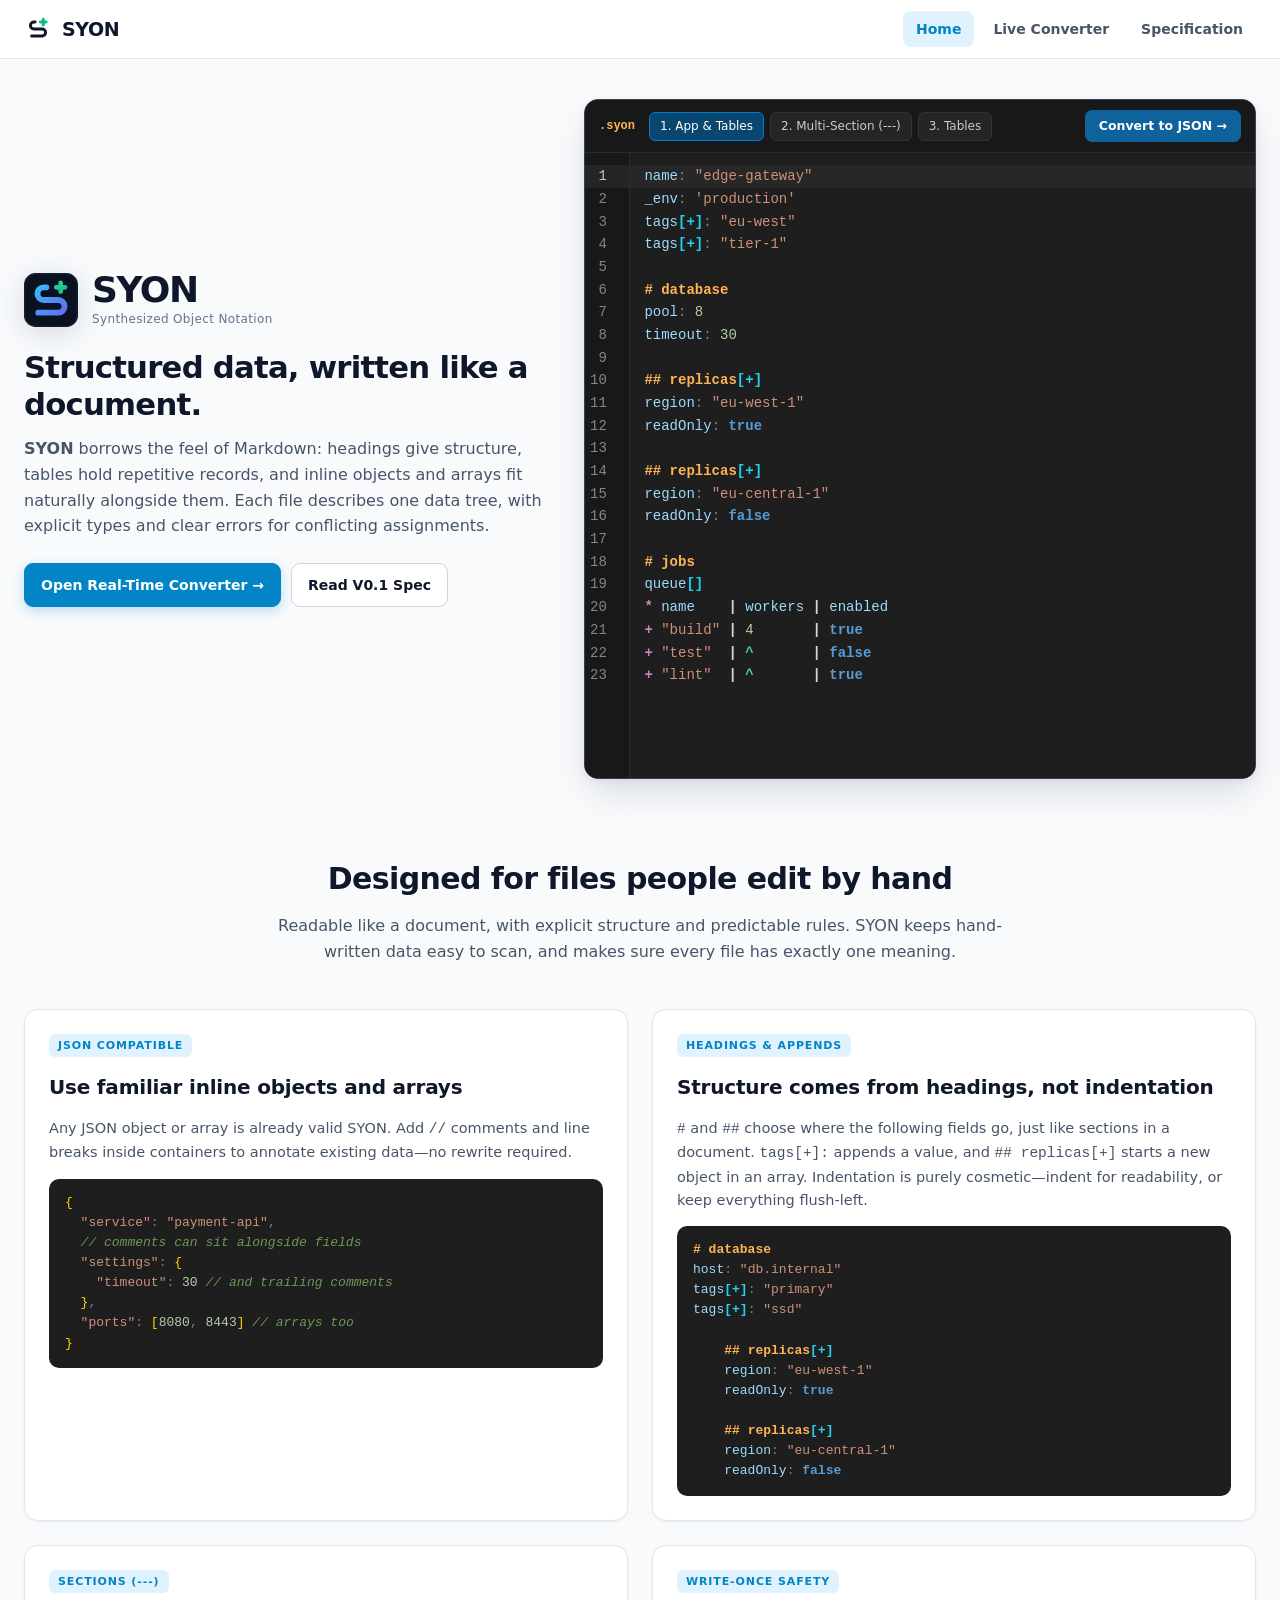
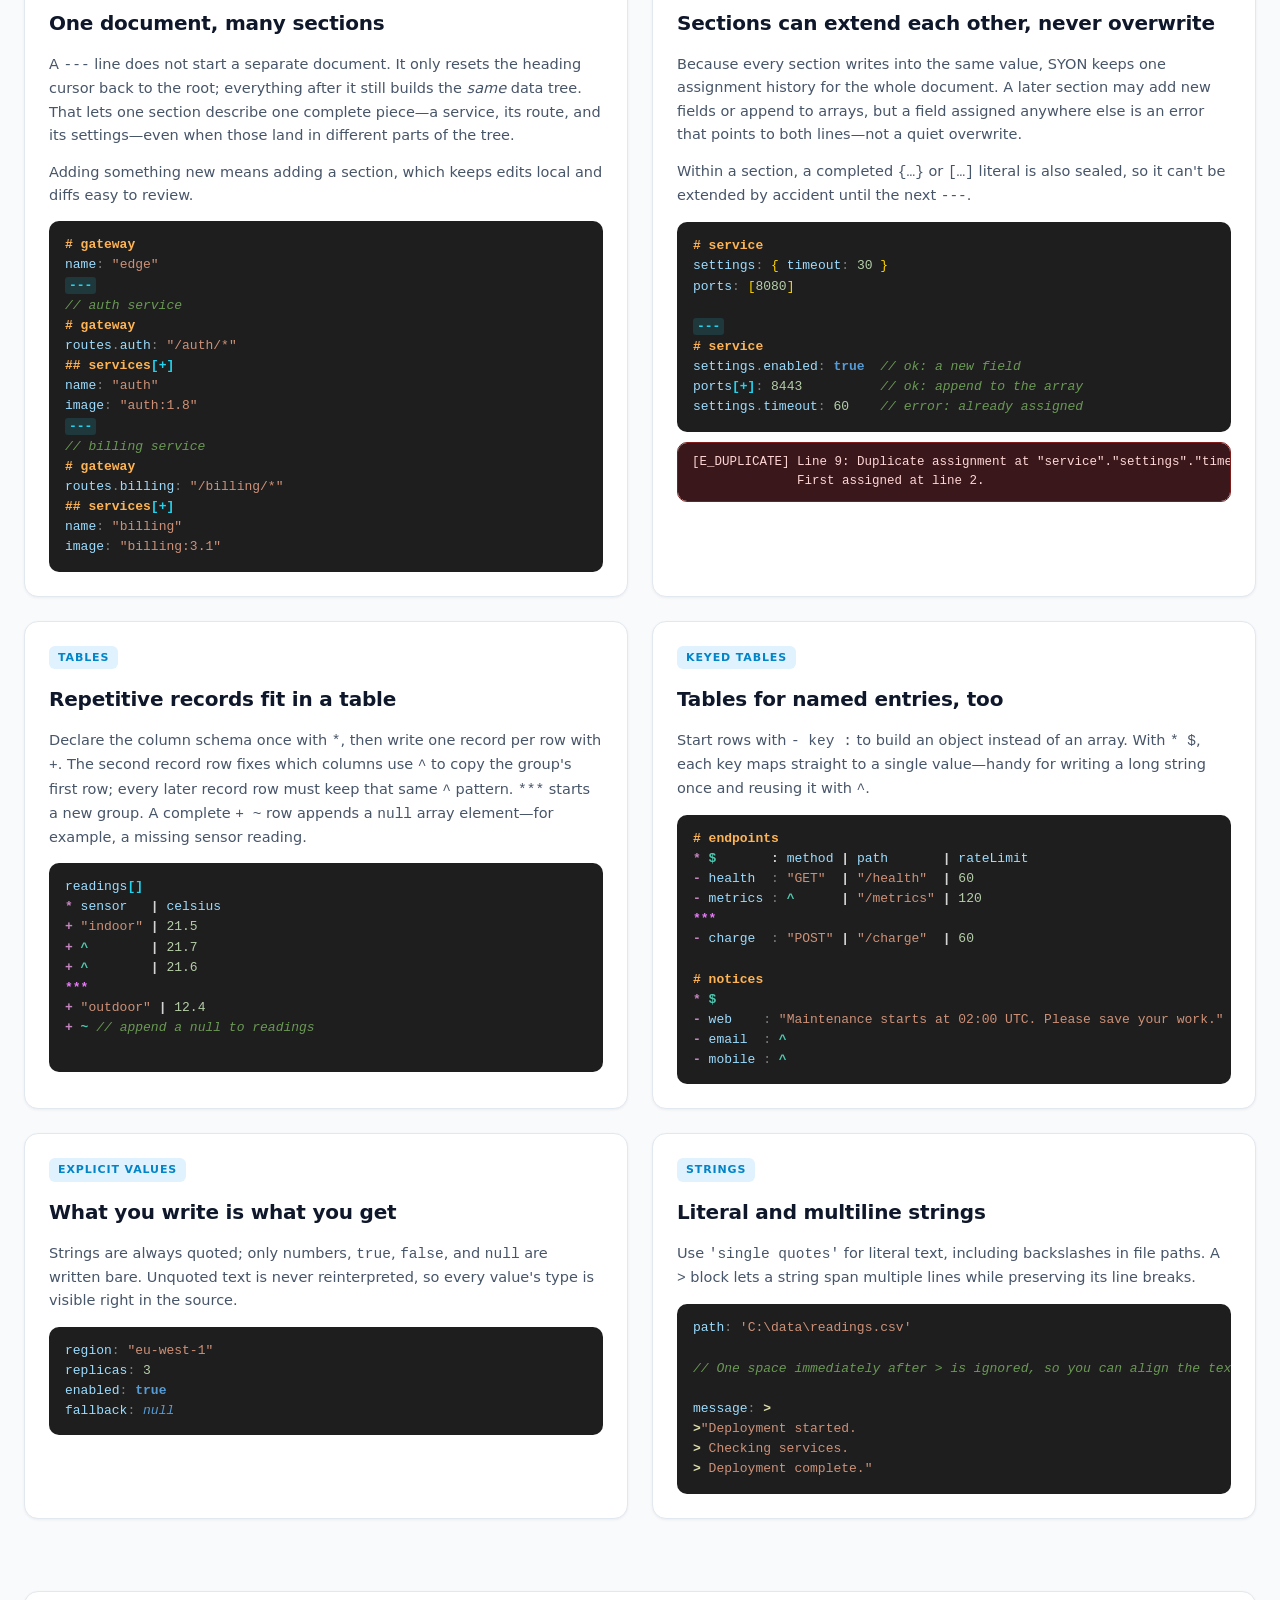
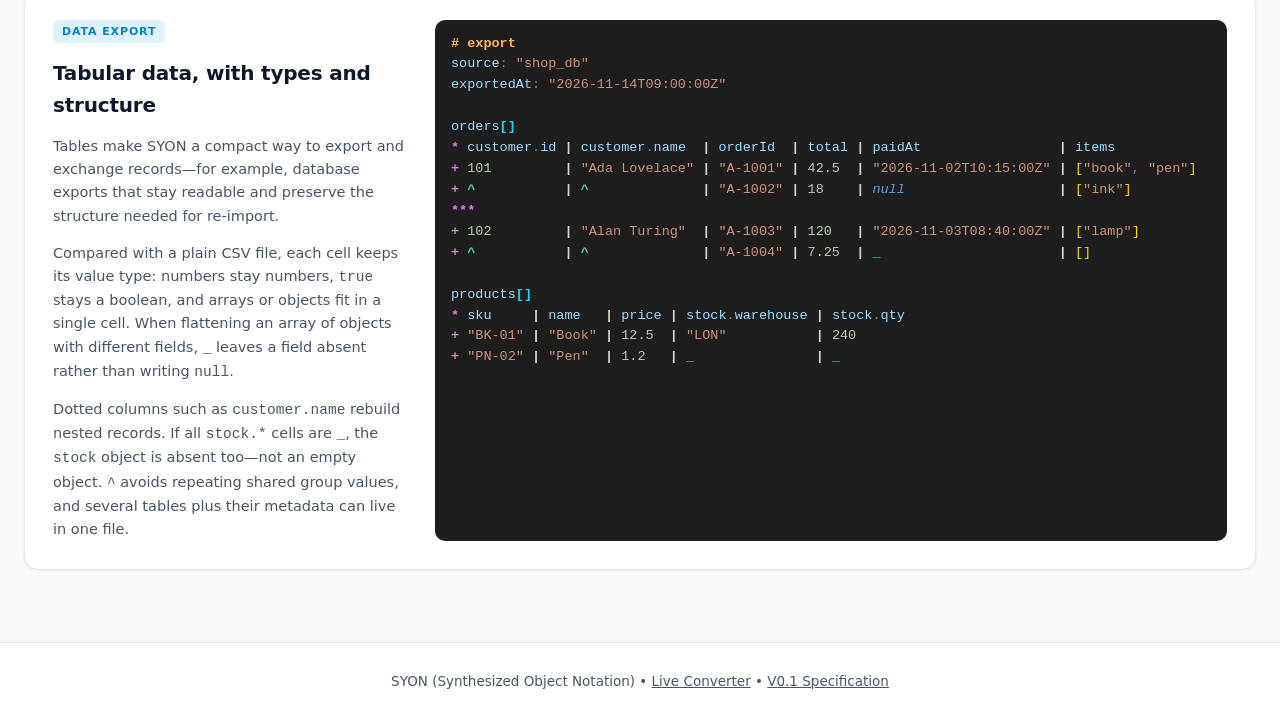
<file: index.html>
<!doctype html>
<html lang="en">
<head>
  <meta charset="utf-8">
  <meta name="viewport" content="width=device-width, initial-scale=1">
  <title>SYON — Synthesized Object Notation</title>
  <link rel="stylesheet" href="site-header.css">
  <style>
    :root {
      --bg: #f8fafc;
      --surface: #ffffff;
      --surface-alt: #f1f5f9;
      --border: #e2e8f0;
      --border-strong: #cbd5e1;
      --text: #0f172a;
      --text-muted: #475569;
      --primary: #0284c7;
      --primary-hover: #0369a1;
      --primary-soft: #e0f2fe;
      --code-bg: #1e1e1e;
      --code-header: #181818;
      --code-border: #2b2b2b;
      --shadow-sm: 0 1px 3px rgba(15, 23, 42, 0.06);
      --shadow-md: 0 16px 38px -6px rgba(15, 23, 42, 0.14), 0 4px 12px -2px rgba(15, 23, 42, 0.06);
      --page-max: 1600px;
    }

    * { box-sizing: border-box; }

    body {
      margin: 0;
      background: var(--bg);
      color: var(--text);
      font-family: ui-sans-serif, system-ui, -apple-system, "Segoe UI", Roboto, sans-serif;
      line-height: 1.6;
    }

    /* Top Split Hero + Editor Section */
    .hero-split {
      max-width: var(--page-max);
      margin: 0 auto;
      padding: 40px 24px 64px;
      display: grid;
      grid-template-columns: 520px minmax(0, 1fr);
      gap: 40px;
      align-items: center;
    }

    .hero-left {
      display: flex;
      flex-direction: column;
      align-items: flex-start;
    }

    .hero-brand-lockup {
      display: flex;
      align-items: center;
      gap: 14px;
      margin-bottom: 20px;
    }

    .hero-brand-lockup img {
      width: 54px;
      height: 54px;
      flex: 0 0 auto;
      filter: drop-shadow(0 6px 14px rgba(15, 23, 42, 0.14));
    }

    .hero-brand-text {
      display: flex;
      flex-direction: column;
      gap: 2px;
    }

    .hero-acronym {
      font-size: 36px;
      font-weight: 900;
      letter-spacing: -0.04em;
      color: #0f172a;
      line-height: 1;
    }

    .hero-fullname {
      font-size: 12px;
      font-weight: 500;
      color: #64748b;
      letter-spacing: 0.03em;
    }

    .hero-left h1 {
      margin: 0 0 14px;
      font-size: clamp(28px, 2.4vw, 36px);
      line-height: 1.2;
      letter-spacing: -0.025em;
      color: #0f172a;
    }

    .hero-left p.lead {
      margin: 0 0 24px;
      font-size: 16px;
      color: var(--text-muted);
    }

    .hero-actions {
      display: flex;
      flex-wrap: wrap;
      gap: 10px;
    }

    .btn {
      display: inline-flex;
      align-items: center;
      gap: 8px;
      font: inherit;
      font-size: 14px;
      font-weight: 600;
      padding: 10px 16px;
      border-radius: 9px;
      border: 1px solid var(--border-strong);
      background: var(--surface);
      color: var(--text);
      text-decoration: none;
      cursor: pointer;
      transition: all 120ms ease;
    }

    .btn:hover {
      background: var(--surface-alt);
      border-color: #94a3b8;
    }

    .btn-primary {
      background: var(--primary);
      border-color: var(--primary);
      color: #ffffff;
      box-shadow: 0 4px 12px rgba(2, 132, 199, 0.25);
    }

    .btn-primary:hover {
      background: var(--primary-hover);
      border-color: var(--primary-hover);
    }

    /* Interactive Showcase Card (Single Box switching between .syon and .json) */
    .showcase-card {
      background: var(--code-bg);
      border: 1px solid #334155;
      border-radius: 14px;
      box-shadow: var(--shadow-md);
      overflow: hidden;
      color: #d4d4d4;
      display: flex;
      flex-direction: column;
      height: 680px;
      transition: background-color 160ms ease, border-color 160ms ease;
    }

    .showcase-card.json-mode {
      background: #111923;
      border-color: #0284c7;
    }

    .showcase-toolbar {
      display: flex;
      align-items: center;
      flex-wrap: wrap;
      gap: 8px;
      padding: 10px 14px;
      background: var(--code-header);
      border-bottom: 1px solid var(--code-border);
      transition: background-color 160ms ease, border-color 160ms ease;
    }

    .showcase-card.json-mode .showcase-toolbar {
      background: #0d2235;
      border-bottom-color: #1e3a5f;
    }

    .showcase-title {
      font-family: ui-monospace, SFMono-Regular, Consolas, monospace;
      font-size: 12px;
      font-weight: 700;
      color: #ffb454;
      margin-right: 6px;
    }

    .showcase-card.json-mode .showcase-title {
      color: #38bdf8;
    }

    .preset-pills {
      display: flex;
      gap: 6px;
      flex-wrap: wrap;
      margin-right: auto;
    }

    .pill {
      appearance: none;
      border: 1px solid #333333;
      background: #252526;
      color: #cccccc;
      font: inherit;
      font-size: 12px;
      padding: 4px 10px;
      border-radius: 6px;
      cursor: pointer;
    }

    .pill:hover, .pill.active {
      border-color: #007acc;
      background: #094771;
      color: #ffffff;
    }

    .toolbar-actions {
      display: flex;
      align-items: center;
      gap: 8px;
      margin-left: auto;
    }

    .convert-trigger {
      appearance: none;
      border: 1px solid #0e639c;
      background: #0e639c;
      color: #ffffff;
      font: inherit;
      font-size: 12.5px;
      font-weight: 600;
      padding: 5px 13px;
      border-radius: 7px;
      cursor: pointer;
      transition: background 120ms ease;
    }

    .convert-trigger:hover {
      background: #1177bb;
    }

    .showcase-card.json-mode .convert-trigger {
      background: #1e293b;
      border-color: #475569;
    }

    .showcase-card.json-mode .convert-trigger:hover {
      background: #334155;
    }

    .copy-trigger {
      display: none;
      appearance: none;
      border: 1px solid #0284c7;
      background: #0369a1;
      color: #ffffff;
      font: inherit;
      font-size: 12.5px;
      font-weight: 600;
      padding: 5px 12px;
      border-radius: 7px;
      cursor: pointer;
    }

    .showcase-card.json-mode .copy-trigger {
      display: inline-block;
    }

    #editor-host {
      flex: 1;
      min-height: 0;
      display: flex;
      flex-direction: column;
      overflow: hidden;
    }

    .showcase-card.json-mode #editor-host {
      display: none;
    }

    #source-fallback {
      flex: 1;
      width: 100%;
      border: 0;
      outline: 0;
      padding: 14px;
      background: #1e1e1e;
      color: #d4d4d4;
      font-family: ui-monospace, SFMono-Regular, Consolas, monospace;
      font-size: 14px;
      line-height: 1.6;
      resize: none;
    }

    /* In-Place JSON View inside the same card */
    .json-view {
      display: none;
      flex: 1;
      min-height: 0;
      overflow: auto;
      background: #111923;
    }

    .showcase-card.json-mode .json-view {
      display: flex;
      flex-direction: column;
    }

    #json-output {
      margin: 0;
      padding: 16px 18px;
      flex: 1;
      font-family: ui-monospace, SFMono-Regular, Consolas, monospace;
      font-size: 13.5px;
      line-height: 1.6;
      color: #d4d4d4;
      white-space: pre;
    }

    #error-box {
      display: none;
      margin: 16px;
      padding: 14px 16px;
      border-radius: 8px;
      border: 1px solid #7f1d1d;
      background: #3a171b;
      color: #ffd6d6;
      font-family: ui-monospace, SFMono-Regular, Consolas, monospace;
      font-size: 13px;
    }

    #error-box.visible { display: block; }

    /* Syntax Tokens */
    .json-key, .syon-propertyName { color: #9cdcfe; }
    .json-string, .syon-string { color: #ce9178; }
    .json-number, .syon-number { color: #b5cea8; }
    .json-bool, .syon-bool { color: #569cd6; font-weight: 600; }
    .json-null, .syon-null { color: #569cd6; font-style: italic; }
    .syon-heading { color: #ffb454; font-weight: 700; }
    .syon-modifier { color: #22d3ee; font-weight: 700; }
    .syon-meta { color: #dcdcaa; font-weight: 700; }
    .syon-keyword { color: #c586c0; font-weight: 700; }
    .syon-labelName { color: #e879f9; font-weight: 700; }
    .syon-contentSeparator { color: #22d3ee; font-weight: 800; background: rgba(34, 211, 238, 0.14); padding: 1px 4px; border-radius: 3px; }
    .syon-operator { color: #d4d4d4; font-weight: 700; }
    .syon-atom { color: #4ec9b0; font-weight: 700; }
    .syon-comment { color: #6a9955; font-style: italic; }
    .syon-punctuation { color: #808080; }
    .syon-brace { color: #ffd700; }

    /* Selling Points Section */
    .features-section {
      max-width: var(--page-max);
      margin: 0 auto;
      padding: 12px 24px 72px;
    }

    .section-header {
      text-align: center;
      max-width: 760px;
      margin: 0 auto 44px;
    }

    .section-header h2 {
      margin: 0 0 10px;
      font-size: 30px;
      letter-spacing: -0.02em;
    }

    .section-header p {
      margin: 0;
      color: var(--text-muted);
      font-size: 16px;
    }

    .feature-grid {
      display: grid;
      grid-template-columns: repeat(auto-fit, minmax(560px, 1fr));
      gap: 24px;
    }

    .feature-card {
      background: var(--surface);
      border: 1px solid var(--border);
      border-radius: 14px;
      padding: 24px;
      box-shadow: var(--shadow-sm);
      display: flex;
      flex-direction: column;
      gap: 14px;
    }

    .feature-tag {
      display: inline-block;
      align-self: flex-start;
      font-size: 11px;
      font-weight: 700;
      text-transform: uppercase;
      letter-spacing: 0.08em;
      padding: 3px 9px;
      border-radius: 6px;
      background: var(--primary-soft);
      color: var(--primary);
    }

    .feature-card h3 {
      margin: 0;
      font-size: 20px;
      letter-spacing: -0.01em;
    }

    .feature-card p {
      margin: 0;
      max-width: 820px;
      color: var(--text-muted);
      font-size: 14.5px;
    }

    .code-snippet {
      margin: 0;
      padding: 14px 16px;
      background: var(--code-bg);
      color: #d4d4d4;
      border-radius: 10px;
      font-family: ui-monospace, SFMono-Regular, Consolas, monospace;
      font-size: 13px;
      line-height: 1.55;
      overflow-x: auto;
      white-space: pre;
    }

    .error-snippet {
      margin: -4px 0 0;
      padding: 10px 14px;
      border-radius: 10px;
      border: 1px solid #7f1d1d;
      background: #3a171b;
      color: #ffd6d6;
      font-family: ui-monospace, SFMono-Regular, Consolas, monospace;
      font-size: 12.5px;
      line-height: 1.55;
      overflow-x: auto;
      white-space: pre;
    }

    /* Long Data & Flattening Section */
    .long-data-section {
      max-width: var(--page-max);
      margin: 0 auto;
      padding: 0 24px 72px;
    }

    .long-data-card {
      display: grid;
      grid-template-columns: minmax(300px, 0.8fr) minmax(0, 1.8fr);
      gap: 30px;
      align-items: start;
      padding: 28px;
    }

    .long-data-copy {
      display: flex;
      flex-direction: column;
      align-items: flex-start;
      gap: 14px;
    }

    .long-data-card p {
      max-width: 820px;
    }

    .long-data-card .code-snippet {
      margin: 0;
      align-self: stretch;
      font-size: 13.5px;
    }

    footer {
      border-top: 1px solid var(--border);
      background: var(--surface);
      padding: 28px 24px;
      text-align: center;
      color: var(--text-muted);
      font-size: 13.5px;
    }

    @media (max-width: 1200px) {
      .hero-split {
        grid-template-columns: 1fr;
      }
      .hero-left {
        max-width: 680px;
      }
      .showcase-card {
        height: 620px;
      }
      .long-data-card {
        grid-template-columns: 1fr;
        padding: 22px;
      }
    }

    @media (max-width: 640px) {
      .feature-grid {
        grid-template-columns: 1fr;
      }
      .showcase-card {
        height: 520px;
      }
      .long-data-section {
        padding: 0 16px 56px;
      }
      .long-data-card {
        padding: 18px;
      }
    }
  </style>
</head>
<body>
  <nav class="navbar" aria-label="Main navigation">
    <div class="navbar-inner">
      <a href="index.html" class="brand">
        <img src="syon-logo.svg" width="28" height="28" alt="">
        <span>SYON</span>
      </a>
      <div class="nav-links">
        <a href="index.html" class="active" aria-current="page">Home</a>
        <a href="playground.html">Live Converter</a>
        <a href="spec.html">Specification</a>
      </div>
    </div>
  </nav>

  <section class="hero-split">
    <div class="hero-left">
      <div class="hero-brand-lockup">
        <img src="syon-logo-badge.svg" width="54" height="54" alt="">
        <div class="hero-brand-text">
          <span class="hero-acronym">SYON</span>
          <span class="hero-fullname">Synthesized Object Notation</span>
        </div>
      </div>

      <h1>Structured data, written like a document.</h1>
      <p class="lead">
        <strong>SYON</strong> borrows the feel of Markdown: headings give structure, tables hold repetitive records, and inline objects and arrays fit naturally alongside them. Each file describes one data tree, with explicit types and clear errors for conflicting assignments.
      </p>
      <div class="hero-actions">
        <a href="playground.html" class="btn btn-primary">Open Real-Time Converter &rarr;</a>
        <a href="spec.html" class="btn">Read V0.1 Spec</a>
      </div>
    </div>

    <div id="showcase-card" class="showcase-card" aria-label="Interactive SYON Editor">
      <div class="showcase-toolbar">
        <span id="showcase-filename" class="showcase-title">.syon</span>
        <div class="preset-pills">
          <button type="button" class="pill active" data-preset="app">1. App &amp; Tables</button>
          <button type="button" class="pill" data-preset="jsonpatch">2. Multi-Section (---)</button>
          <button type="button" class="pill" data-preset="tables">3. Tables</button>
        </div>
        <div class="toolbar-actions">
          <button type="button" id="copy-btn" class="copy-trigger">Copy JSON</button>
          <button type="button" id="convert-btn" class="convert-trigger">Convert to JSON &rarr;</button>
        </div>
      </div>

      <div id="editor-host">
        <textarea id="source-fallback" spellcheck="false"></textarea>
      </div>

      <div id="json-view" class="json-view">
        <pre id="json-output"></pre>
        <div id="error-box" role="alert"></div>
      </div>
    </div>
  </section>

  <section class="features-section">
    <div class="section-header">
      <h2>Designed for files people edit by hand</h2>
      <p>Readable like a document, with explicit structure and predictable rules. SYON keeps hand-written data easy to scan, and makes sure every file has exactly one meaning.</p>
    </div>

    <div class="feature-grid">
      <article class="feature-card">
        <span class="feature-tag">JSON Compatible</span>
        <h3>Use familiar inline objects and arrays</h3>
        <p>
          Any JSON object or array is already valid SYON. Add <code>//</code> comments and line breaks inside containers to annotate existing data—no rewrite required.
        </p>
        <pre class="code-snippet" data-syon>{
  "service": "payment-api",
  // comments can sit alongside fields
  "settings": {
    "timeout": 30 // and trailing comments
  },
  "ports": [8080, 8443] // arrays too
}</pre>
      </article>

      <article class="feature-card">
        <span class="feature-tag">Headings &amp; Appends</span>
        <h3>Structure comes from headings, not indentation</h3>
        <p>
          <code>#</code> and <code>##</code> choose where the following fields go, just like sections in a document. <code>tags[+]:</code> appends a value, and <code>## replicas[+]</code> starts a new object in an array. Indentation is purely cosmetic—indent for readability, or keep everything flush-left.
        </p>
        <pre class="code-snippet" data-syon># database
host: "db.internal"
tags[+]: "primary"
tags[+]: "ssd"

    ## replicas[+]
    region: "eu-west-1"
    readOnly: true

    ## replicas[+]
    region: "eu-central-1"
    readOnly: false</pre>
      </article>

      <article class="feature-card">
        <span class="feature-tag">Sections (---)</span>
        <h3>One document, many sections</h3>
        <p>
          A <code>---</code> line does not start a separate document. It only resets the heading cursor back to the root; everything after it still builds the <em>same</em> data tree. That lets one section describe one complete piece—a service, its route, and its settings—even when those land in different parts of the tree.
        </p>
        <p>
          Adding something new means adding a section, which keeps edits local and diffs easy to review.
        </p>
        <pre class="code-snippet" data-syon># gateway
name: "edge"
---
// auth service
# gateway
routes.auth: "/auth/*"
## services[+]
name: "auth"
image: "auth:1.8"
---
// billing service
# gateway
routes.billing: "/billing/*"
## services[+]
name: "billing"
image: "billing:3.1"</pre>
      </article>

      <article class="feature-card">
        <span class="feature-tag">Write-Once Safety</span>
        <h3>Sections can extend each other, never overwrite</h3>
        <p>
          Because every section writes into the same value, SYON keeps one assignment history for the whole document. A later section may add new fields or append to arrays, but a field assigned anywhere else is an error that points to both lines—not a quiet overwrite.
        </p>
        <p>
          Within a section, a completed <code>{…}</code> or <code>[…]</code> literal is also sealed, so it can't be extended by accident until the next <code>---</code>.
        </p>
        <pre class="code-snippet" data-syon># service
settings: { timeout: 30 }
ports: [8080]

---
# service
settings.enabled: true  // ok: a new field
ports[+]: 8443          // ok: append to the array
settings.timeout: 60    // error: already assigned</pre>
        <pre class="error-snippet">[E_DUPLICATE] Line 9: Duplicate assignment at "service"."settings"."timeout".
              First assigned at line 2.</pre>
      </article>

      <article class="feature-card">
        <span class="feature-tag">Tables</span>
        <h3>Repetitive records fit in a table</h3>
        <p>
          Declare the column schema once with <code>*</code>, then write one record per row with <code>+</code>. The second record row fixes which columns use <code>^</code> to copy the group's first row; every later record row must keep that same <code>^</code> pattern. <code>***</code> starts a new group. A complete <code>+ ~</code> row appends a <code>null</code> array element—for example, a missing sensor reading.
        </p>
        <pre class="code-snippet" data-syon>readings[]
* sensor   | celsius
+ "indoor" | 21.5
+ ^        | 21.7
+ ^        | 21.6
***
+ "outdoor" | 12.4 
+ ~ // append a null to readings
        </pre>
      </article>

      <article class="feature-card">
        <span class="feature-tag">Keyed Tables</span>
        <h3>Tables for named entries, too</h3>
        <p>
          Start rows with <code>- key :</code> to build an object instead of an array. With <code>* $</code>, each key maps straight to a single value—handy for writing a long string once and reusing it with <code>^</code>.
        </p>
        <pre class="code-snippet" data-syon># endpoints
* $       : method | path       | rateLimit
- health  : "GET"  | "/health"  | 60
- metrics : ^      | "/metrics" | 120
***
- charge  : "POST" | "/charge"  | 60

# notices
* $
- web    : "Maintenance starts at 02:00 UTC. Please save your work."
- email  : ^
- mobile : ^</pre>
      </article>

      <article class="feature-card">
        <span class="feature-tag">Explicit Values</span>
        <h3>What you write is what you get</h3>
        <p>
          Strings are always quoted; only numbers, <code>true</code>, <code>false</code>, and <code>null</code> are written bare. Unquoted text is never reinterpreted, so every value's type is visible right in the source.
        </p>
        <pre class="code-snippet" data-syon>region: "eu-west-1"
replicas: 3
enabled: true
fallback: null</pre>
      </article>

      <article class="feature-card">
        <span class="feature-tag">Strings</span>
        <h3>Literal and multiline strings</h3>
        <p>
          Use <code>'single quotes'</code> for literal text, including backslashes in file paths. A <code>&gt;</code> block lets a string span multiple lines while preserving its line breaks.
        </p>
        <pre class="code-snippet" data-syon>path: 'C:\data\readings.csv'

// One space immediately after > is ignored, so you can align the text.

message: >
>"Deployment started.
> Checking services.
> Deployment complete."</pre>
      </article>
    </div>
  </section>

  <section class="long-data-section">
    <article class="feature-card long-data-card">
      <div class="long-data-copy">
        <span class="feature-tag">Data Export</span>
        <h3>Tabular data, with types and structure</h3>
        <p>
          Tables make SYON a compact way to export and exchange records—for example, database exports that stay readable and preserve the structure needed for re-import.
        </p>
        <p>
          Compared with a plain CSV file, each cell keeps its value type: numbers stay numbers, <code>true</code> stays a boolean, and arrays or objects fit in a single cell. When flattening an array of objects with different fields, <code>_</code> leaves a field absent rather than writing <code>null</code>.
        </p>
        <p>
          Dotted columns such as <code>customer.name</code> rebuild nested records. If all <code>stock.*</code> cells are <code>_</code>, the <code>stock</code> object is absent too—not an empty object. <code>^</code> avoids repeating shared group values, and several tables plus their metadata can live in one file.
        </p>
      </div>
      <pre class="code-snippet" data-syon># export
source: "shop_db"
exportedAt: "2026-11-14T09:00:00Z"

orders[]
* customer.id | customer.name  | orderId  | total | paidAt                 | items
+ 101         | "Ada Lovelace" | "A-1001" | 42.5  | "2026-11-02T10:15:00Z" | ["book", "pen"]
+ ^           | ^              | "A-1002" | 18    | null                   | ["ink"]
***
+ 102         | "Alan Turing"  | "A-1003" | 120   | "2026-11-03T08:40:00Z" | ["lamp"]
+ ^           | ^              | "A-1004" | 7.25  | _                      | []

products[]
* sku     | name   | price | stock.warehouse | stock.qty
+ "BK-01" | "Book" | 12.5  | "LON"           | 240
+ "PN-02" | "Pen"  | 1.2   | _               | _</pre>
    </article>
  </section>

  <footer>
    SYON (Synthesized Object Notation) &bull; <a href="playground.html" style="color: inherit;">Live Converter</a> &bull; <a href="spec.html" style="color: inherit;">V0.1 Specification</a>
  </footer>

  <script src="converter.js"></script>
  <script src="editor.bundle.js"></script>
  <script>
    (function () {
      "use strict";

      const presets = {
        app: [
          'name: "edge-gateway"',
          "_env: 'production'",
          'tags[+]: "eu-west"',
          'tags[+]: "tier-1"',
          "",
          "# database",
          "pool: 8",
          "timeout: 30",
          "",
          "## replicas[+]",
          'region: "eu-west-1"',
          "readOnly: true",
          "",
          "## replicas[+]",
          'region: "eu-central-1"',
          "readOnly: false",
          "",
          "# jobs",
          "queue[]",
          "* name    | workers | enabled",
          '+ "build" | 4       | true',
          '+ "test"  | ^       | false',
          '+ "lint"  | ^       | true'
        ].join("\n"),

        jsonpatch: [
          "// Section 1: base gateway manifest, in JSON",
          "{",
          '  "name": "edge",',
          '  "routes": { "health": "/healthz" },',
          '  "services": []',
          "}",
          "",
          "---",
          "// Section 2: auth service",
          'routes.auth: "/auth/*"',
          "",
          "# services[+]",
          'name: "auth"',
          'image: "registry.example.com/auth:1.8.0"',
          "",
          "## env",
          'ISSUER: "https://id.example.com"',
          "JWKS_URL: >",
          '  > "https://id.example.com/"',
          '  > ".well-known/jwks.json"',
          "",
          "---",
          "// Section 3: billing service",
          'routes.billing: "/billing/*"',
          "",
          "# services[+]",
          'name: "billing"',
          'image: "registry.example.com/billing:3.1.0"',
          "",
          "## env",
          'CURRENCY: "USD"'
        ].join("\n"),

        tables: [
          "# gateway",
          "// The schema lists the fields each row writes.",
          "// Dotted columns rebuild nested objects: image.tag -> image: { tag: ... }",
          "services[]",
          "* name      | image.tag | image.pullPolicy | ports.http | ports.metrics",
          '+ "edge"    | "v2.4.1"  | "IfNotPresent"    | 8080       | 9090',
          "// ^ locks these columns to the first row's values for this group.",
          '+ "auth"    | ^         | ^                 | 8081       | 9091',
          "// _ omits ports.metrics; it does not write null.",
          '+ "billing" | ^         | ^                 | 8082       | _',
          "// *** starts a new group without changing the schema.",
          "***",
          '+ "search"  | "v2.5.0"  | "Always"          | 8083       | 9093',
          '+ "report"  | ^         | ^                 | 8084       | 9094',
          "",
          "// Another table in the same object; cells can also contain arrays.",
          "routes[]",
          "* path       | target.service | target.port | methods",
          '+ "/"        | "edge"         | 8080        | ["GET"]',
          '+ "/login"   | "auth"         | 8081        | ["GET", "POST"]',
          '+ "/billing" | "billing"      | 8082        | ["GET"]',
          '+ "/search"  | "search"       | 8083        | ["GET"]',
          '+ "/reports" | "report"       | 8084        | ["GET"]',
          '+ "/health"  | "edge"         | 8080        | ["GET"]',
          "",
          "// Named rows (- key :) build an object map instead of an array.",
          "# endpoints",
          "* $       : method | path       | rateLimit",
          '- health  : "GET"  | "/health"  | 60',
          '- metrics : ^      | "/metrics" | 120',
          "***",
          '- charge  : "POST" | "/charge"  | 60'
        ].join("\n")
      };

      const showcaseCard = document.getElementById("showcase-card");
      const showcaseFilename = document.getElementById("showcase-filename");
      const editorHost = document.getElementById("editor-host");
      const fallback = document.getElementById("source-fallback");
      const convertBtn = document.getElementById("convert-btn");
      const jsonOutput = document.getElementById("json-output");
      const errorBox = document.getElementById("error-box");
      const copyBtn = document.getElementById("copy-btn");
      const pills = document.querySelectorAll(".pill");

      let editor = null;
      let isJsonMode = false;
      let lastJson = "";

      function getSource() {
        return editor ? editor.getValue() : fallback.value;
      }

      function setSource(text) {
        if (editor) editor.setValue(text);
        else fallback.value = text;
      }

      function renderJsonView() {
        const result = BareConverter.convertSource(getSource());
        if (result.ok) {
          lastJson = result.json;
          showcaseFilename.textContent = ".json";
          errorBox.className = "";
          errorBox.textContent = "";
          if (window.BareEditor && window.BareEditor.highlightJsonHtml) {
            jsonOutput.innerHTML = window.BareEditor.highlightJsonHtml(result.json);
          } else {
            jsonOutput.textContent = result.json;
          }
          jsonOutput.style.display = "block";
        } else {
          lastJson = "";
          showcaseFilename.textContent = ".json";
          jsonOutput.style.display = "none";
          errorBox.className = "visible";
          errorBox.textContent = "[" + result.error.code + "] Line " + result.error.line + ", Col " + result.error.col + ": " + result.error.message;
        }
      }

      function setMode(jsonMode) {
        isJsonMode = jsonMode;
        if (isJsonMode) {
          renderJsonView();
          showcaseCard.classList.add("json-mode");
          convertBtn.innerHTML = "&larr; Back to .syon";
        } else {
          showcaseCard.classList.remove("json-mode");
          showcaseFilename.textContent = ".syon";
          convertBtn.innerHTML = "Convert to JSON &rarr;";
          if (editor) editor.focus();
        }
      }

      if (window.BareEditor && window.BareEditor.createBareEditor) {
        fallback.remove();
        editor = window.BareEditor.createBareEditor({
          parent: editorHost,
          initialDoc: presets.app,
          onChange: function () {},
          onConvertShortcut: function () { setMode(true); }
        });
      } else {
        fallback.value = presets.app;
      }

      convertBtn.addEventListener("click", function () {
        setMode(!isJsonMode);
      });

      copyBtn.addEventListener("click", function () {
        if (!lastJson) return;
        if (navigator.clipboard && navigator.clipboard.writeText) {
          navigator.clipboard.writeText(lastJson).then(function () {
            copyBtn.textContent = "Copied!";
            setTimeout(function () { copyBtn.textContent = "Copy JSON"; }, 900);
          });
        }
      });

      pills.forEach(function (pill) {
        pill.addEventListener("click", function () {
          pills.forEach(function (p) { p.classList.remove("active"); });
          pill.classList.add("active");
          const key = pill.getAttribute("data-preset");
          if (presets[key]) {
            setSource(presets[key]);
            if (isJsonMode) {
              renderJsonView();
            }
          }
        });
      });

      // Highlight static .syon feature cards
      if (window.BareEditor && window.BareEditor.highlightSyonHtml) {
        document.querySelectorAll("[data-syon]").forEach(function (el) {
          el.innerHTML = window.BareEditor.highlightSyonHtml(el.textContent);
        });
      }
    })();
  </script>
</body>
</html>
</file>
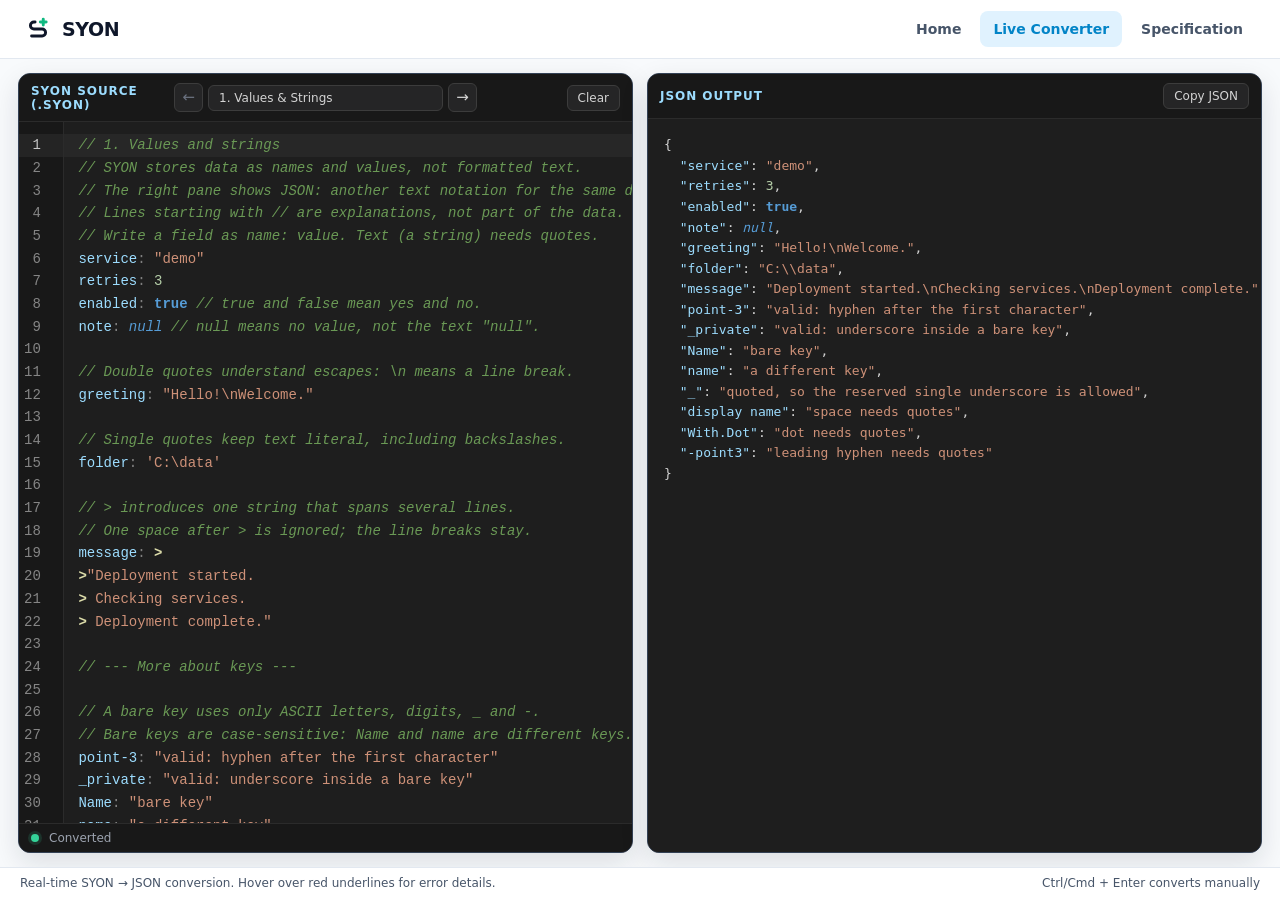
<file: playground.html>
<!doctype html>
<html lang="en">
<head>
  <meta charset="utf-8">
  <meta name="viewport" content="width=device-width, initial-scale=1">
  <title>SYON Live Converter — Real-Time .syon to JSON</title>
  <link rel="stylesheet" href="site-header.css">
  <style>
    :root {
      --bg: #f8fafc;
      --surface: #ffffff;
      --surface-alt: #f1f5f9;
      --border: #e2e8f0;
      --text: #0f172a;
      --text-muted: #475569;
      --primary: #0284c7;
      --primary-soft: #e0f2fe;
      --pane-bg: #1e1e1e;
      --pane-head: #181818;
      --pane-border: #2b2b2b;
      --shadow: 0 10px 28px rgba(15, 23, 42, 0.12);
    }

    * { box-sizing: border-box; }

    html, body {
      height: 100%;
      margin: 0;
    }

    body {
      background: var(--bg);
      color: var(--text);
      font-family: ui-sans-serif, system-ui, -apple-system, "Segoe UI", Roboto, sans-serif;
      display: flex;
      flex-direction: column;
    }

    main {
      flex: 1;
      min-height: 0;
      padding: 14px 18px;
      display: grid;
      grid-template-columns: minmax(0, 1fr) minmax(0, 1fr);
      gap: 14px;
    }

    .pane {
      min-width: 0;
      min-height: 0;
      display: flex;
      flex-direction: column;
      background: var(--pane-bg);
      border: 1px solid #334155;
      border-radius: 12px;
      box-shadow: var(--shadow);
      overflow: hidden;
      color: #d4d4d4;
    }

    .pane-head {
      display: flex;
      align-items: center;
      flex-wrap: wrap;
      gap: 8px;
      padding: 9px 12px;
      border-bottom: 1px solid var(--pane-border);
      background: var(--pane-head);
    }

    .pane-head .title {
      font-size: 12px;
      font-weight: 700;
      letter-spacing: 0.08em;
      text-transform: uppercase;
      color: #9cdcfe;
      margin-right: auto;
    }

    .pane-head--source {
      display: grid;
      grid-template-columns: minmax(0, 1fr) auto minmax(0, 1fr);
    }

    .pane-head--source .title {
      margin-right: 0;
      justify-self: start;
    }

    .pane-head--source .preset-nav {
      justify-self: center;
    }

    .pane-head--source #clear {
      justify-self: end;
    }

    select, button {
      appearance: none;
      border: 1px solid #3c3c3c;
      background: #252526;
      color: #d4d4d4;
      padding: 5px 10px;
      border-radius: 6px;
      font: inherit;
      font-size: 12px;
      cursor: pointer;
    }

    select:hover, button:hover {
      border-color: #555555;
      background: #2d2d2d;
    }

    .preset-nav {
      display: flex;
      align-items: center;
      gap: 5px;
      min-width: 0;
    }

    .preset-nav select {
      min-width: 0;
      max-width: 100%;
    }

    .preset-step {
      width: 29px;
      height: 29px;
      padding: 0;
      display: inline-flex;
      align-items: center;
      justify-content: center;
      flex: 0 0 auto;
      font-size: 15px;
      line-height: 1;
    }

    button:disabled,
    button:disabled:hover {
      border-color: #3c3c3c;
      background: #252526;
      color: #6b7280;
      cursor: default;
    }

    #editor-host {
      flex: 1;
      width: 100%;
      min-height: 0;
      display: flex;
      flex-direction: column;
      overflow: hidden;
    }

    #source {
      flex: 1;
      width: 100%;
      min-height: 0;
      resize: none;
      border: 0;
      outline: 0;
      padding: 16px;
      background: transparent;
      color: #d4d4d4;
      font-family: ui-monospace, SFMono-Regular, Consolas, monospace;
      font-size: 14px;
      line-height: 1.62;
      white-space: pre;
      overflow: auto;
    }

    .output-wrap {
      flex: 1;
      min-height: 0;
      overflow: auto;
      background: #1e1e1e;
    }

    #output {
      margin: 0;
      padding: 16px;
      font-family: ui-monospace, SFMono-Regular, Consolas, monospace;
      font-size: 13px;
      line-height: 1.58;
      color: #d4d4d4;
      white-space: pre;
    }

    #output .json-key { color: #9cdcfe; }
    #output .json-string { color: #ce9178; }
    #output .json-number { color: #b5cea8; }
    #output .json-bool { color: #569cd6; font-weight: 600; }
    #output .json-null { color: #569cd6; font-style: italic; }

    .status {
      display: flex;
      align-items: center;
      gap: 10px;
      padding: 7px 12px;
      border-top: 1px solid var(--pane-border);
      color: #9ca3af;
      font-size: 12px;
      background: #181818;
    }

    .dot {
      width: 8px;
      height: 8px;
      border-radius: 50%;
      background: #64748b;
      flex: 0 0 auto;
    }
    .dot.ok { background: #34d399; box-shadow: 0 0 0 3px rgba(52, 211, 153, 0.14); }
    .dot.err { background: #f87171; box-shadow: 0 0 0 3px rgba(248, 113, 113, 0.14); }

    #error {
      display: none;
      padding: 12px 14px;
      border-top: 1px solid #5b252b;
      background: #3a171b;
      color: #ffd6d6;
      font-size: 13px;
      line-height: 1.5;
    }

    #error.visible { display: block; }
    #error .code {
      font-family: ui-monospace, SFMono-Regular, Consolas, monospace;
      font-weight: 700;
      color: #fca5a5;
    }
    #error .where {
      color: #f3b4b4;
      font-family: ui-monospace, SFMono-Regular, Consolas, monospace;
    }
    #error .related {
      margin-top: 4px;
      color: #d9a3a3;
      font-size: 12px;
    }

    footer {
      padding: 8px 20px 10px;
      color: var(--text-muted);
      font-size: 12px;
      border-top: 1px solid var(--border);
      background: var(--surface);
      display: flex;
      justify-content: space-between;
    }

    @media (max-width: 860px) {
      main {
        grid-template-columns: 1fr;
        grid-template-rows: minmax(260px, 1fr) minmax(260px, 1fr);
      }
    }

    @media (max-width: 600px) {
      .pane-head--source {
        display: flex;
        flex-wrap: wrap;
      }

      .pane-head--source .title {
        flex: 1 0 100%;
      }

      .pane-head--source .preset-nav {
        width: 100%;
      }

      .pane-head--source .preset-nav select {
        flex: 1 1 auto;
      }

      .pane-head--source #clear {
        margin-left: auto;
      }
    }
  </style>
</head>
<body>
  <nav class="navbar" aria-label="Main navigation">
    <div class="navbar-inner">
      <a href="index.html" class="brand">
        <img src="syon-logo.svg" width="28" height="28" alt="">
        <span>SYON</span>
      </a>
      <div class="nav-links">
        <a href="index.html">Home</a>
        <a href="playground.html" class="active" aria-current="page">Live Converter</a>
        <a href="spec.html">Specification</a>
      </div>
    </div>
  </nav>

  <main>
    <section class="pane" aria-label="SYON Source">
      <div class="pane-head pane-head--source">
        <span class="title">SYON Source (.syon)</span>
        <div class="preset-nav">
          <button id="prev-preset" type="button" class="preset-step" aria-label="Previous tutorial or example" title="Previous topic" disabled>&larr;</button>
          <select id="preset-select" aria-label="Load tutorial or example">
            <optgroup label="Tutorials — start here">
              <option value="tutorial-values" selected>1. Values &amp; Strings</option>
              <option value="tutorial-objects">2. Objects &amp; Headings</option>
              <option value="tutorial-arrays">3. Named Arrays &amp; Objects</option>
              <option value="tutorial-tables">4. Tables &amp; Missing Records</option>
              <option value="tutorial-sections">5. Sections &amp; Safe Additions</option>
            </optgroup>
            <optgroup label="Advanced tutorials">
              <option value="tutorial-paths">6. Paths &amp; Quoted Names</option>
              <option value="tutorial-advanced">7. Advanced Tables &amp; Flattening</option>
              <option value="tutorial-root-arrays">8. Root Arrays &amp; Objects</option>
              <option value="tutorial-json-root">9. JSON Root &amp; Sections</option>
            </optgroup>
            <optgroup label="Examples">
              <option value="app">Sample: App &amp; Tables</option>
              <option value="jsonpatch">Sample: JSON + Sections (---)</option>
              <option value="comments">Sample: Inline Object Comments</option>
              <option value="routes">Sample: Grouped Tables (***)</option>
            </optgroup>
          </select>
          <button id="next-preset" type="button" class="preset-step" aria-label="Next tutorial or example" title="Next topic">&rarr;</button>
        </div>
        <button id="clear" type="button">Clear</button>
      </div>
      <div id="editor-host">
        <textarea id="source" spellcheck="false" autocapitalize="off" autocomplete="off"></textarea>
      </div>
      <div class="status">
        <span id="status-dot" class="dot"></span>
        <span id="status-text">Ready</span>
      </div>
    </section>

    <section class="pane" aria-label="JSON output">
      <div class="pane-head">
        <span class="title">JSON Output</span>
        <button id="copy" type="button">Copy JSON</button>
      </div>
      <div class="output-wrap">
        <pre id="output"></pre>
      </div>
      <div id="error" role="alert"></div>
    </section>
  </main>

  <footer>
    <span>Real-time SYON &rarr; JSON conversion. Hover over red underlines for error details.</span>
    <span>Ctrl/Cmd + Enter converts manually</span>
  </footer>

  <script src="converter.js"></script>
  <script src="editor.bundle.js"></script>
  <script>
    (function () {
      "use strict";

      const editorHost = document.getElementById("editor-host");
      const fallbackSource = document.getElementById("source");
      const output = document.getElementById("output");
      const errorBox = document.getElementById("error");
      const statusDot = document.getElementById("status-dot");
      const statusText = document.getElementById("status-text");
      const presetSelect = document.getElementById("preset-select");

      const previousPresetButton = document.getElementById("prev-preset");
      const nextPresetButton = document.getElementById("next-preset");
      const clearButton = document.getElementById("clear");
      const copyButton = document.getElementById("copy");

      const presets = {
        "tutorial-values": [
          "// 1. Values and strings",
          "// SYON stores data as names and values, not formatted text.",
          "// The right pane shows JSON: another text notation for the same data.",
          "// Lines starting with // are explanations, not part of the data.",
          "// Write a field as name: value. Text (a string) needs quotes.",
          'service: "demo"',
          "retries: 3",
          "enabled: true // true and false mean yes and no.",
          'note: null // null means no value, not the text "null".',
          "",
          '// Double quotes understand escapes: \\n means a line break.',
          'greeting: "Hello!\\nWelcome."',
          "",
          "// Single quotes keep text literal, including backslashes.",
          "folder: 'C:\\data'",
          "",
          "// > introduces one string that spans several lines.",
          "// One space after > is ignored; the line breaks stay.",
          "message: >",
          '>"Deployment started.',
          "> Checking services.",
          '> Deployment complete."',
          "",
          "// --- More about keys ---",
          "",
          "// A bare key uses only ASCII letters, digits, _ and -.",
          "// Bare keys are case-sensitive: Name and name are different keys.",
          'point-3: "valid: hyphen after the first character"',
          '_private: "valid: underscore inside a bare key"',
          'Name: "bare key"',
          'name: "a different key"',
          "",
          "// Anything else must be quoted.",
          '"_": "quoted, so the reserved single underscore is allowed"',
          '"display name": "space needs quotes"',
          '"With.Dot": "dot needs quotes"',
          '"-point3": "leading hyphen needs quotes"'
        ].join("\n"),

        "tutorial-objects": [
          "// 2. Objects and headings",
          "// An object groups named fields, like a record or a form.",
          "// # app selects a top-level object called app.",
          "# app",
          'name: "demo"',
          "",
          "// ## selects an object inside app. Indentation is optional.",
          "## database",
          'host: "localhost"',
          "port: 5432",
          "",
          "// ### creates an object one level deeper than ##, and so on.",
          "### replicas",
          "count: 2",
          "",
          "// A single # selects another object at the top level.",
          "# display",
          'theme: "dark"',
          "",
          "// An inline object groups fields directly between { and }.",
          "// Separate fields with commas. This is the JSON literal form.",
          "// Field names are quoted here; SYON also allows bare names.",
          'window: {"width": 800, "height": 600}',
          "",
          "// display now contains theme and a window object with two fields."
        ].join("\n"),

        "tutorial-arrays": [
          "// 3. Named arrays and objects",
          "// An array is an ordered list. field[+]: value appends one item.",
          "x[+]: 12",
          "x[+]: 13",
          "",
          "// Inline object append: x[+] : { ... } adds one object item.",
          'x[+] : {"retry": 3, "safe": true}',
          "",
          "// name[] opens a named list; the following + rows append to it.",
          "y[]",
          "+ 14",
          "+ 15",
          "",
          "// An inline array of objects uses [ { ... }, { ... } ].",
          "// Separate objects with commas; each object is one list item.",
          'people: [',
          '  {"name": "Ada"},',
          '  {"name": "Lin"}, //trailing comma is allowed after the last item',
		  ']',
          "",
          "// # services[+] appends an object to services and selects it.",
          "// The fields below belong to this new object, not the top level.",
          "# services[+]",
          'name: "web"',
          "",
          "// Named lists work inside the selected object too.",
          "ports[]",
          "+ 8080",
          "+ 8443",
          "",
          "// Repeat the heading to append and select a separate object.",
          "# services[+]",
          'name: "worker"',
          "// An inline list uses [ ]; separate multiple items with commas.",
          "ports: [9000, 9001]",
          "// You can still use ## to select inside the object",
          "## params",
		  "enable: true"
        ].join("\n"),

        "tutorial-tables": [
          "// 4. Tables and missing records",
          "// A table is a shorter way to write a list of similar objects.",
          "// users[] opens the list; * declares the column names (the schema).",
          "users[]",
          "* name  | role     | active",
          '+ "Ada" | "admin"  | true',
          "// Each + row creates an object using those field names.",
          '+ "Lin" | "member" | false',
          "",
          "// + ~ adds one null list item instead of an object.",
          "// Use it to preserve a missing record's place in the list.",
          "+ ~",
          "",
          '+ "Sam" | "member" | true',
          '+ "Jo"  | "member" | true'
        ].join("\n"),

        "tutorial-sections": [
          "// 5. Sections and safe additions",
          "# app",
          'name: "demo"',
          'tags: ["core"]',
          "",
          "// --- resets the heading cursor to the top level.",
          "// It keeps the existing data: this is NOT a separate document.",
          "---",
          "# app",
          "enabled: true",
          "",
          "// A later section can add an item to an existing list.",
          "// field[+]: value appends without opening a list block.",
          'tags[+]: "public"',
          "",
          "// Fields cannot be assigned twice, even across sections.",
          "// Uncomment the next line to see an error, not an overwrite.",
          '// name: "another name"',
          '// tags: ["private"]'
        ].join("\n"),

        "tutorial-paths": [
          "// 6. Advanced: paths and quoted names",
          "// A dot between names means a field inside another object.",
          "// app.database.host is host inside database inside app.",
          'app.database.host: "localhost"',
          "app.database.port: 5432",
          "",
          "// Quote a segment to keep its dot as part of the name.",
          '// Here "public.api" is one name, not two nested objects.',
          'services."public.api".port: 8080',
          "",
          "// A ## heading is relative to the current # frame and can also use a path.",
          "# app",
		  'name: "Hi Syon"',
          "## database.replica",
          'mode: "read"',
          "",
          "// The same paths work in headings; fields below use that object.",
          "# app.database",
          "pool: 8",
          "",
          '# services."public.api"',
          "enabled: true",
          "",
          "// Quoting the whole heading makes it one literal name.",
          '// This is separate from app.database above: the dot is inside quotes.',
          '# "app.database"',
          'note: "One name containing a dot"'
        ].join("\n"),

        "tutorial-advanced": [
          "// 7. Advanced: table groups, keyed entries, and flattening",
          "// Earlier tables made lists. * $ makes an object with named entries.",
          "# services",
          "// $ marks the entry's name; columns after : describe its fields.",
          "* $         : image     | port",
          '- web       : "app:1"   | 8080',
          "// services.web is an object containing image and port.",
          "",
          "// In row 2, ^ locks image to the first row's value: app:1.",
          "// Every later row in this group must keep ^ in that column.",
          "- worker    : ^         | 9000",
          "- scheduler : ^         | 9001",
          "",
          "// *** starts a fresh group without changing the table or columns.",
          "***",
          '- cache     : "redis:7" | 6379',
          "// This group's row 2 can declare its own lock pattern.",
          "- replica   : ^         | 6380",
          "// If row 2 has no ^, later rows in that group cannot introduce it.",
          "",
          "// With no named columns, * $ maps each name directly to one value.",
          "# notices",
          "* $",
          '- web    : "Maintenance starts at 02:00 UTC."',
          "// Here ^ copies the whole message, following the same row-2 rule.",
          "- email  : ^",
          "- mobile : ^",
          "",
          "// Flattening writes nested objects as flat table rows.",
          "# export",
          "users[]",
          "// contact.email means an email field inside a contact object.",
          "* id | name  | contact.email",
          '+ 1  | "Ada" | "ada@example.com"',
          "// _ leaves the field absent, rather than setting it to null.",
          "// With no contact fields written, Lin has no contact object at all.",
          '+ 2  | "Lin" | _',
          "// As in tutorial 4, + ~ adds a null list item: a missing record.",
          "+ ~"
        ].join("\n"),

        "tutorial-root-arrays": [
          "// 8. Advanced: root arrays and objects",
          "// Usually a document contains named fields, as in tutorial 3.",
          "// # [] instead makes the whole document itself an ordered list.",
          "# []",
          "",
          "// + appends one complete value. Here it is an object literal.",
          "// Its ports field contains an inline list.",
          '+ {"name": "cache", "ports": [6379]}',
          "",
          "// # [+] appends an object directly to the document's root list.",
          "// Unlike # services[+], there is no named services field.",
          "# [+]",
          'name: "web"',
          "",
          "// Once an object is selected, write fields and named lists normally.",
          "ports[]",
          "+ 8080",
          "+ 8443",
          "",
          "// Another # [+] appends and selects a separate root-list object.",
          "# [+]",
          'name: "worker"',
          "ports: [9000]"
        ].join("\n"),

        "tutorial-json-root": [
          "// 9. Advanced: JSON as the root, plus sections",
          "// SYON accepts JSON directly, adding features like comments and sections.",
          "// Here { ... } is the whole document, not a field inside another object.",
          "// A bare root value must come before any headings, writes, or ---.",
          "{",
          '  "name": "demo",',
          '  "server": {"host": "localhost"},',
          '  "tags": ["core"]',
          "}",
          "",
          "// A completed object or array literal is sealed for this section.",
          "// Uncomment to see why additions need a new section first (E_SEALED).",
          "// enabled: true",
          "",
          "// --- resets the heading cursor and clears section-local seals.",
          "// It keeps the same data AND remembers every earlier assignment.",
          "---",
          "// New fields and list items can now be added to the existing root.",
          "enabled: true",
          'tags[+]: "public"',
          "",
          "// No redefinition: existing fields cannot be assigned again, even equally.",
          "// Uncomment either line to see a duplicate-assignment error.",
          '// name: "demo"',
          '// tags: ["private"]',
          "",
          "// A second bare literal after --- cannot replace the root (E_ROOT).",
          '// {"replacement": true}',
          "",
          "// Existing objects can gain new fields, but cannot overwrite old ones.",
          "# server",
          "port: 8080",
          '// host: "other-host" // Invalid: host was assigned in the JSON literal.'
        ].join("\n"),

        app: [
          "# application",
          'name: "edge-gateway"',
          "_env: 'production'",
          'tags[+]: "eu-west"',
          'tags[+]: "tier-1"',
          "",
          'database.host: "db.internal"',
          "",
          "## database",
          "pool: 8",
          "timeout: 30",
          "",
          "### replicas[+]",
          'region: "eu-west-1"',
          "readOnly: true",
          "",
          "### replicas[+]",
          'region: "eu-central-1"',
          "readOnly: false",
          "",
          "# endpoints",
          "* $       : method | path       | rateLimit",
          '- health  : "GET"  | "/health"  | _',
          '- metrics : ^      | "/metrics" | 120',
          "***",
          '- charge  : "POST" | "/charge"  | 60',
          "",
          "# jobs",
          "queue[]",
          "* name    | workers | enabled",
          '+ "build" | 4       | true',
          '+ "test"  | ^       | false',
          '+ "lint"  | ^       | true',
          "",
          "---",
          "// New section: reopen & extend earlier nodes",
          "# application",
          'tags[+]: "v2-rollout"',
          "database.ssl: true"
        ].join("\n"),

        jsonpatch: [
          "{",
          '  "service": "checkout-api",',
          '  "settings": { "timeout": 30 },',
          '  "origins": ["https://shop.example.com"]',
          "}",
          "---",
          "// Section 2: extend the JSON root in a new section:",
          "settings.retries: 3",
          'origins[+]: "https://admin.example.com"',
          "",
          "# settings.tls",
          "enabled: true",
          'minVersion: "TLSv1.3"',
          "",
          "---",
          "// Section 3: add rollout metadata & extra origins",
          'origins[+]: "https://pay.example.com"',
          'settings.tls.alpn[+]: "h2"'
        ].join("\n"),

        comments: [
          "# gateway",
          "upstream: {",
          '  url: "https://internal.service:8443", // inline comment inside object!',
          "  // Connection pool settings",
          "  pool: {",
          "    maxIdle: 16,",
          "    keepAliveMs: 30000,",
          "  },",
          "  tags: [",
          '    "core", // primary tier',
          '    "pci-scope",',
          "  ]",
          "}"
        ].join("\n"),

        routes: [
          "Network.Route[]",
          "* name        | port | tls   | enabled | description",
          '+ "primary"   | 443  | true  | true    | "Main server"',
          '+ "backup"    | ^    | ^     | false   | "Failover"',
          '+ "secondary" | ^    | ^     | true    | _',
          "***",
          '+ "legacy"    | 80   | false | true    | "HTTP only"',
          '+ "legacy-2"  | ^    | ^     | false   | _'
        ].join("\n")
      };

      const initialSource = presets[presetSelect.value];
      let timer = null;
      let editor = null;
      let rawJsonText = "";

      function setStatus(kind, text) {
        statusDot.className = "dot" + (kind ? " " + kind : "");
        statusText.textContent = text;
      }

      function clearError() {
        errorBox.className = "";
        errorBox.textContent = "";
      }

      function showError(error, inputLines) {
        clearError();
        errorBox.className = "visible";

        const code = document.createElement("div");
        code.className = "code";
        code.textContent = error.code;

        const message = document.createElement("div");
        message.textContent = error.message;

        const where = document.createElement("div");
        where.className = "where";
        where.textContent = "line " + error.line + ", column " + error.col;

        errorBox.appendChild(code);
        errorBox.appendChild(message);
        errorBox.appendChild(where);

        if (error.related && error.related.line) {
          const related = document.createElement("div");
          related.className = "related";
          related.textContent = "Related location: line " + error.related.line +
            (error.related.col ? ", column " + error.related.col : "");
          errorBox.appendChild(related);
        }

        if (inputLines && inputLines[error.line - 1]) {
          const snippet = document.createElement("div");
          snippet.className = "related";
          snippet.textContent = "> " + inputLines[error.line - 1];
          errorBox.appendChild(snippet);
        }
      }

      function getSourceText() {
        return editor ? editor.getValue() : fallbackSource.value;
      }

      function setSourceText(text) {
        if (editor) {
          editor.setValue(text);
        } else {
          fallbackSource.value = text;
        }
      }

      function focusEditor() {
        if (editor) editor.focus();
        else fallbackSource.focus();
      }

      function updatePresetButtons() {
        const options = Array.from(presetSelect.options);
        const index = options.findIndex(function (option) {
          return option.value === presetSelect.value;
        });
        const previous = index > 0 ? options[index - 1] : null;
        const next = index >= 0 && index < options.length - 1 ? options[index + 1] : null;

        previousPresetButton.disabled = !previous;
        nextPresetButton.disabled = !next;
        previousPresetButton.title = previous ? "Previous: " + previous.textContent : "Previous topic";
        nextPresetButton.title = next ? "Next: " + next.textContent : "Next topic";
        previousPresetButton.setAttribute(
          "aria-label",
          previous ? "Previous: " + previous.textContent : "Previous tutorial or example"
        );
        nextPresetButton.setAttribute(
          "aria-label",
          next ? "Next: " + next.textContent : "Next tutorial or example"
        );
      }

      function loadPreset(key) {
        if (!presets[key]) return;
        setSourceText(presets[key]);
        convert();
        focusEditor();
        updatePresetButtons();
      }

      function stepPreset(offset) {
        const options = Array.from(presetSelect.options);
        const index = options.findIndex(function (option) {
          return option.value === presetSelect.value;
        });
        const target = index >= 0 ? options[index + offset] : null;
        if (!target) return;
        presetSelect.value = target.value;
        loadPreset(target.value);
      }

      function renderJson(json) {
        rawJsonText = json || "";
        if (window.BareEditor && window.BareEditor.highlightJsonHtml) {
          output.innerHTML = window.BareEditor.highlightJsonHtml(rawJsonText);
        } else {
          output.textContent = rawJsonText;
        }
      }

      function convert() {
        const text = getSourceText();
        const result = BareConverter.convertSource(text);
        const inputLines = text.split("\n");

        if (result.ok) {
          renderJson(result.json);
          clearError();
          setStatus("ok", "Converted");
        } else {
          renderJson("");
          showError(result.error, inputLines);
          setStatus("err", result.error.code);
        }
      }

      function scheduleConvert() {
        if (timer) clearTimeout(timer);
        timer = setTimeout(convert, 120);
      }

      if (window.BareEditor && window.BareEditor.createBareEditor) {
        fallbackSource.remove();
        editor = window.BareEditor.createBareEditor({
          parent: editorHost,
          initialDoc: initialSource,
          onChange: scheduleConvert,
          onConvertShortcut: convert
        });
      } else {
        fallbackSource.value = initialSource;
        fallbackSource.addEventListener("input", scheduleConvert);
      }

      presetSelect.addEventListener("change", function () {
        loadPreset(presetSelect.value);
      });
      previousPresetButton.addEventListener("click", function () {
        stepPreset(-1);
      });
      nextPresetButton.addEventListener("click", function () {
        stepPreset(1);
      });
      clearButton.addEventListener("click", function () {
        setSourceText("");
        renderJson("");
        clearError();
        setStatus("", "Ready");
        focusEditor();
      });
      copyButton.addEventListener("click", function () {
        const text = rawJsonText;
        if (!text) return;
        const done = function () {
          copyButton.textContent = "Copied";
          setTimeout(function () { copyButton.textContent = "Copy JSON"; }, 900);
        };
        if (navigator.clipboard && navigator.clipboard.writeText) {
          navigator.clipboard.writeText(text).then(done, function () {});
        }
      });

      updatePresetButtons();
      convert();
    })();
  </script>
</body>
</html>
</file>
<file: site-header.css>
/* Shared navigation; keep its sizing independent of each page's layout. */
.navbar {
  position: sticky;
  top: 0;
  z-index: 30;
  flex: 0 0 auto;
  background: rgba(255, 255, 255, 0.9);
  backdrop-filter: blur(10px);
  border-bottom: 1px solid var(--border);
  line-height: 1.6;
}

.navbar-inner {
  max-width: 1600px;
  margin: 0 auto;
  padding: 11px 24px;
  display: flex;
  align-items: center;
  justify-content: space-between;
  gap: 16px;
}

.brand {
  display: inline-flex;
  align-items: center;
  gap: 10px;
  text-decoration: none;
  color: var(--text);
  font-weight: 800;
  font-size: 19px;
  letter-spacing: -0.02em;
}

.brand img {
  width: 28px;
  height: 28px;
  flex: 0 0 auto;
  display: block;
}

.nav-links {
  display: flex;
  align-items: center;
  gap: 6px;
}

.nav-links a {
  text-decoration: none;
  color: var(--text-muted);
  font-size: 14px;
  font-weight: 600;
  padding: 7px 13px;
  border-radius: 8px;
  transition: background 120ms ease, color 120ms ease;
}

.nav-links a:hover {
  background: var(--surface-alt);
  color: var(--text);
}

.nav-links a.active {
  background: var(--primary-soft);
  color: var(--primary);
}
</file>
